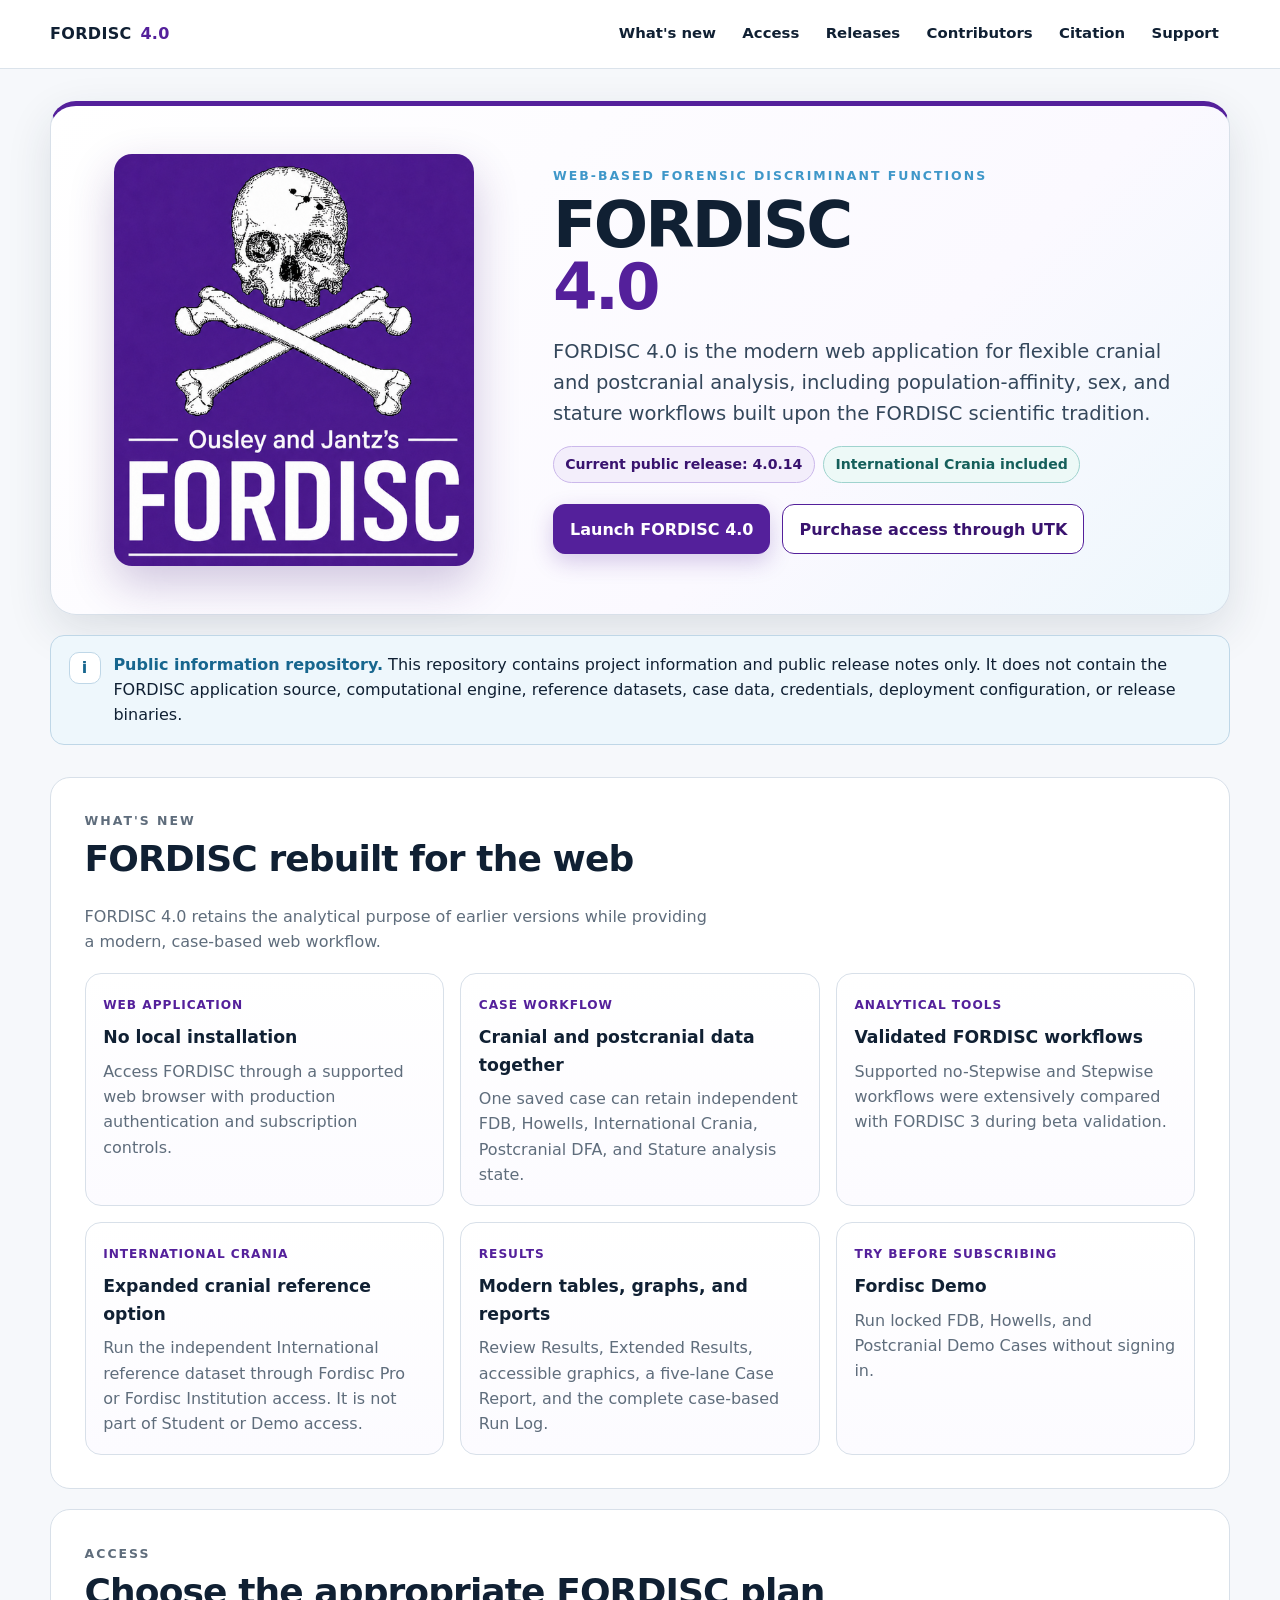
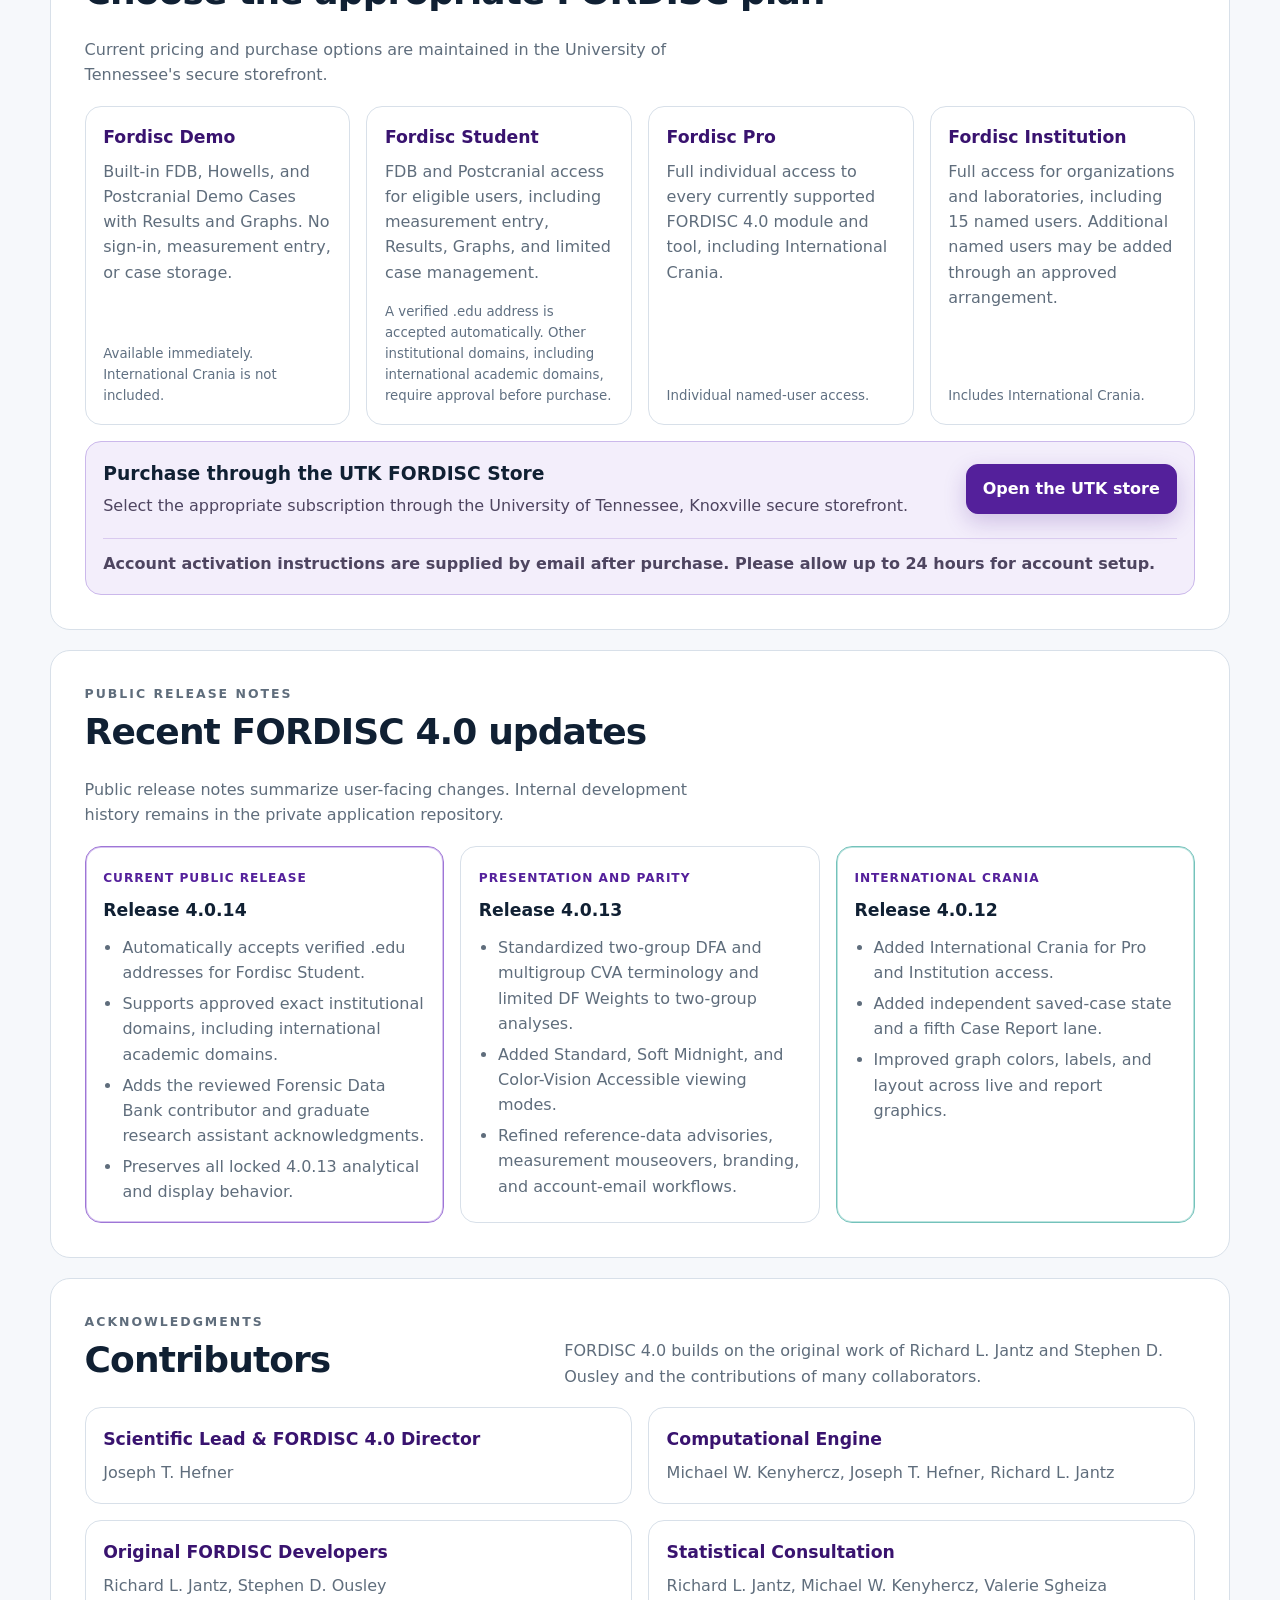
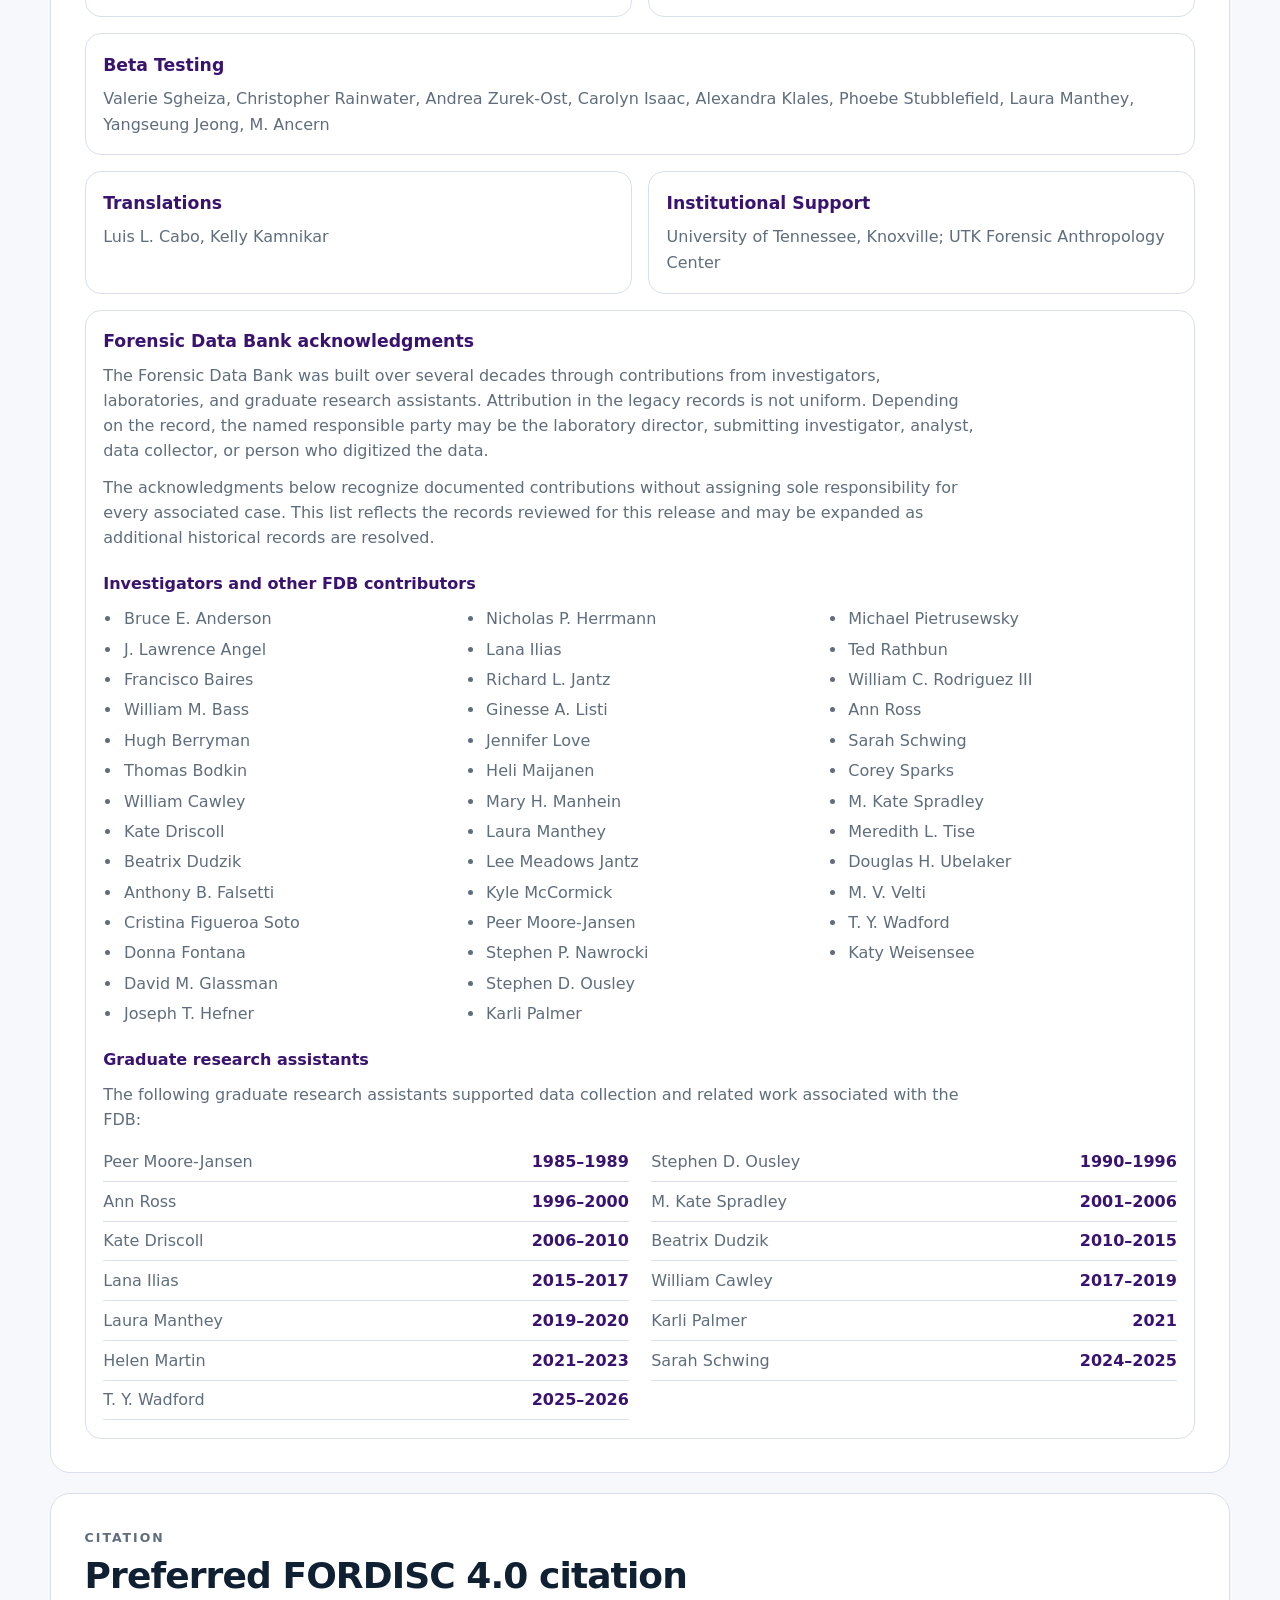
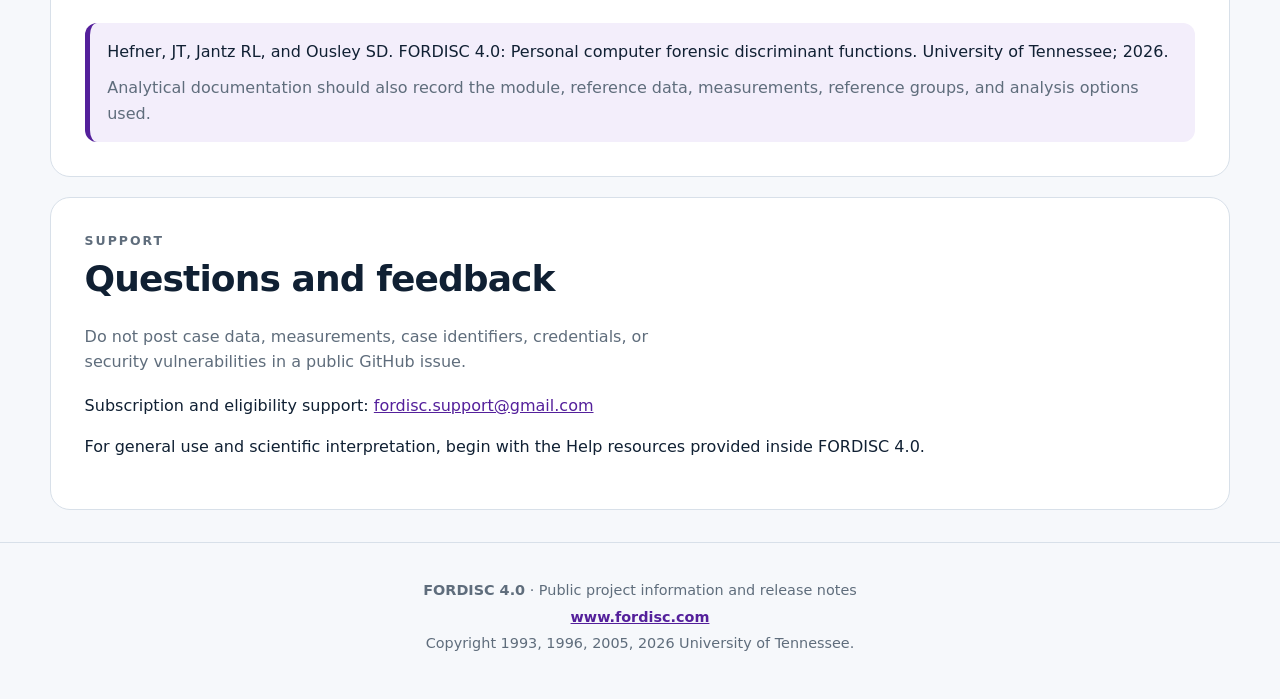
<file: index.html>
<!doctype html>
<html lang="en">
<head>
  <meta charset="utf-8" />
  <meta name="viewport" content="width=device-width, initial-scale=1" />
  <title>FORDISC 4.0 | Project information and release notes</title>
  <meta name="description" content="Public project information, access details, release notes, citation guidance, and contributor acknowledgments for FORDISC 4.0." />
  <meta property="og:title" content="FORDISC 4.0" />
  <meta property="og:description" content="Public project information, access details, release notes, and citation guidance for FORDISC 4.0." />
  <meta property="og:type" content="website" />
  <meta name="theme-color" content="#54209b" />
  <link rel="icon" href="assets/favicon.ico" />
  <link rel="stylesheet" href="assets/styles.css" />
</head>
<body>
  <a class="skip-link" href="#main">Skip to main content</a>
  <header class="site-header">
    <div class="header-inner">
      <a class="brand" href="#top" aria-label="FORDISC 4.0 home">FORDISC <span>4.0</span></a>
      <nav class="site-nav" aria-label="Primary navigation">
        <a href="#new">What's new</a>
        <a href="#access">Access</a>
        <a href="#releases">Releases</a>
        <a href="#contributors">Contributors</a>
        <a href="#citation">Citation</a>
        <a href="#support">Support</a>
      </nav>
    </div>
  </header>

  <main id="main">
    <section class="hero" id="top">
      <img class="hero-logo" src="assets/fordisc-logo.png" alt="Ousley and Jantz's FORDISC logo" />
      <div>
        <p class="eyebrow">Web-based forensic discriminant functions</p>
        <h1>FORDISC <span>4.0</span></h1>
        <p class="hero-lede">FORDISC 4.0 is the modern web application for flexible cranial and postcranial analysis, including population-affinity, sex, and stature workflows built upon the FORDISC scientific tradition.</p>
        <div class="release-status" aria-label="Release status">
          <div class="release-chip">Current public release: 4.0.14</div>
          <div class="release-chip release-feature">International Crania included</div>
        </div>
        <div class="actions">
          <a class="button primary" href="https://www.fordisc.com" target="_blank" rel="noopener noreferrer">Launch FORDISC 4.0</a>
          <a class="button secondary" href="https://secure.touchnet.com/C21610_ustores/web/store_main.jsp?STOREID=15&amp;SINGLESTORE=true" target="_blank" rel="noopener noreferrer">Purchase access through UTK</a>
        </div>
      </div>
    </section>

    <aside class="public-only" aria-label="Repository scope">
      <div class="lock-icon" aria-hidden="true">i</div>
      <p><strong>Public information repository.</strong> This repository contains project information and public release notes only. It does not contain the FORDISC application source, computational engine, reference datasets, case data, credentials, deployment configuration, or release binaries.</p>
    </aside>

    <section class="section" id="new">
      <div class="section-heading">
        <div>
          <p class="eyebrow">What's new</p>
          <h2>FORDISC rebuilt for the web</h2>
        </div>
        <p>FORDISC 4.0 retains the analytical purpose of earlier versions while providing a modern, case-based web workflow.</p>
      </div>
      <div class="feature-grid">
        <article class="card feature-card"><span class="tag">Web application</span><h3>No local installation</h3><p>Access FORDISC through a supported web browser with production authentication and subscription controls.</p></article>
        <article class="card feature-card"><span class="tag">Case workflow</span><h3>Cranial and postcranial data together</h3><p>One saved case can retain independent FDB, Howells, International Crania, Postcranial DFA, and Stature analysis state.</p></article>
        <article class="card feature-card"><span class="tag">Analytical tools</span><h3>Validated FORDISC workflows</h3><p>Supported no-Stepwise and Stepwise workflows were extensively compared with FORDISC 3 during beta validation.</p></article>
        <article class="card feature-card"><span class="tag">International Crania</span><h3>Expanded cranial reference option</h3><p>Run the independent International reference dataset through Fordisc Pro or Fordisc Institution access. It is not part of Student or Demo access.</p></article>
        <article class="card feature-card"><span class="tag">Results</span><h3>Modern tables, graphs, and reports</h3><p>Review Results, Extended Results, accessible graphics, a five-lane Case Report, and the complete case-based Run Log.</p></article>
        <article class="card feature-card"><span class="tag">Try before subscribing</span><h3>Fordisc Demo</h3><p>Run locked FDB, Howells, and Postcranial Demo Cases without signing in.</p></article>
      </div>
    </section>

    <section class="section" id="access">
      <div class="section-heading">
        <div>
          <p class="eyebrow">Access</p>
          <h2>Choose the appropriate FORDISC plan</h2>
        </div>
        <p>Current pricing and purchase options are maintained in the University of Tennessee's secure storefront.</p>
      </div>
      <div class="plan-grid">
        <article class="card plan-card"><h3>Fordisc Demo</h3><p>Built-in FDB, Howells, and Postcranial Demo Cases with Results and Graphs. No sign-in, measurement entry, or case storage.</p><small>Available immediately. International Crania is not included.</small></article>
        <article class="card plan-card"><h3>Fordisc Student</h3><p>FDB and Postcranial access for eligible users, including measurement entry, Results, Graphs, and limited case management.</p><small>A verified .edu address is accepted automatically. Other institutional domains, including international academic domains, require approval before purchase.</small></article>
        <article class="card plan-card"><h3>Fordisc Pro</h3><p>Full individual access to every currently supported FORDISC 4.0 module and tool, including International Crania.</p><small>Individual named-user access.</small></article>
        <article class="card plan-card"><h3>Fordisc Institution</h3><p>Full access for organizations and laboratories, including 15 named users. Additional named users may be added through an approved arrangement.</p><small>Includes International Crania.</small></article>
      </div>
      <div class="purchase-panel">
        <div>
          <h3>Purchase through the UTK FORDISC Store</h3>
          <p>Select the appropriate subscription through the University of Tennessee, Knoxville secure storefront.</p>
        </div>
        <a class="button primary" href="https://secure.touchnet.com/C21610_ustores/web/store_main.jsp?STOREID=15&amp;SINGLESTORE=true" target="_blank" rel="noopener noreferrer">Open the UTK store</a>
        <p class="activation-note">Account activation instructions are supplied by email after purchase. Please allow up to 24 hours for account setup.</p>
      </div>
    </section>

    <section class="section" id="releases">
      <div class="section-heading">
        <div>
          <p class="eyebrow">Public release notes</p>
          <h2>Recent FORDISC 4.0 updates</h2>
        </div>
        <p>Public release notes summarize user-facing changes. Internal development history remains in the private application repository.</p>
      </div>
      <div class="release-grid">
        <article class="card release-card current"><span class="tag">Current public release</span><h3>Release 4.0.14</h3><ul><li>Automatically accepts verified .edu addresses for Fordisc Student.</li><li>Supports approved exact institutional domains, including international academic domains.</li><li>Adds the reviewed Forensic Data Bank contributor and graduate research assistant acknowledgments.</li><li>Preserves all locked 4.0.13 analytical and display behavior.</li></ul></article>
        <article class="card release-card"><span class="tag">Presentation and parity</span><h3>Release 4.0.13</h3><ul><li>Standardized two-group DFA and multigroup CVA terminology and limited DF Weights to two-group analyses.</li><li>Added Standard, Soft Midnight, and Color-Vision Accessible viewing modes.</li><li>Refined reference-data advisories, measurement mouseovers, branding, and account-email workflows.</li></ul></article>
        <article class="card release-card release-feature-card"><span class="tag">International Crania</span><h3>Release 4.0.12</h3><ul><li>Added International Crania for Pro and Institution access.</li><li>Added independent saved-case state and a fifth Case Report lane.</li><li>Improved graph colors, labels, and layout across live and report graphics.</li></ul></article>
      </div>
    </section>

    <section class="section" id="contributors">
      <div class="section-heading">
        <div>
          <p class="eyebrow">Acknowledgments</p>
          <h2>Contributors</h2>
        </div>
        <p>FORDISC 4.0 builds on the original work of Richard L. Jantz and Stephen D. Ousley and the contributions of many collaborators.</p>
      </div>
      <div class="contributor-grid">
        <article class="card contributor-card"><h3>Scientific Lead &amp; FORDISC 4.0 Director</h3><p>Joseph T. Hefner</p></article>
        <article class="card contributor-card"><h3>Computational Engine</h3><p>Michael W. Kenyhercz, Joseph T. Hefner, Richard L. Jantz</p></article>
        <article class="card contributor-card"><h3>Original FORDISC Developers</h3><p>Richard L. Jantz, Stephen D. Ousley</p></article>
        <article class="card contributor-card"><h3>Statistical Consultation</h3><p>Richard L. Jantz, Michael W. Kenyhercz, Valerie Sgheiza</p></article>
        <article class="card contributor-card wide"><h3>Beta Testing</h3><p>Valerie Sgheiza, Christopher Rainwater, Andrea Zurek-Ost, Carolyn Isaac, Alexandra Klales, Phoebe Stubblefield, Laura Manthey, Yangseung Jeong, M. Ancern</p></article>
        <article class="card contributor-card"><h3>Translations</h3><p>Luis L. Cabo, Kelly Kamnikar</p></article>
        <article class="card contributor-card"><h3>Institutional Support</h3><p>University of Tennessee, Knoxville; UTK Forensic Anthropology Center</p></article>
        <article class="card contributor-card fdb-acknowledgment">
          <h3>Forensic Data Bank acknowledgments</h3>
          <p>The Forensic Data Bank was built over several decades through contributions from investigators, laboratories, and graduate research assistants. Attribution in the legacy records is not uniform. Depending on the record, the named responsible party may be the laboratory director, submitting investigator, analyst, data collector, or person who digitized the data.</p>
          <p>The acknowledgments below recognize documented contributions without assigning sole responsibility for every associated case. This list reflects the records reviewed for this release and may be expanded as additional historical records are resolved.</p>
          <h4>Investigators and other FDB contributors</h4>
          <ul class="fdb-contributor-roster">
            <li>Bruce E. Anderson</li>
            <li>J. Lawrence Angel</li>
            <li>Francisco Baires</li>
            <li>William M. Bass</li>
            <li>Hugh Berryman</li>
            <li>Thomas Bodkin</li>
            <li>William Cawley</li>
            <li>Kate Driscoll</li>
            <li>Beatrix Dudzik</li>
            <li>Anthony B. Falsetti</li>
            <li>Cristina Figueroa Soto</li>
            <li>Donna Fontana</li>
            <li>David M. Glassman</li>
            <li>Joseph T. Hefner</li>
            <li>Nicholas P. Herrmann</li>
            <li>Lana Ilias</li>
            <li>Richard L. Jantz</li>
            <li>Ginesse A. Listi</li>
            <li>Jennifer Love</li>
            <li>Heli Maijanen</li>
            <li>Mary H. Manhein</li>
            <li>Laura Manthey</li>
            <li>Lee Meadows Jantz</li>
            <li>Kyle McCormick</li>
            <li>Peer Moore-Jansen</li>
            <li>Stephen P. Nawrocki</li>
            <li>Stephen D. Ousley</li>
            <li>Karli Palmer</li>
            <li>Michael Pietrusewsky</li>
            <li>Ted Rathbun</li>
            <li>William C. Rodriguez III</li>
            <li>Ann Ross</li>
            <li>Sarah Schwing</li>
            <li>Corey Sparks</li>
            <li>M. Kate Spradley</li>
            <li>Meredith L. Tise</li>
            <li>Douglas H. Ubelaker</li>
            <li>M. V. Velti</li>
            <li>T. Y. Wadford</li>
            <li>Katy Weisensee</li>
          </ul>
          <h4>Graduate research assistants</h4>
          <p>The following graduate research assistants supported data collection and related work associated with the FDB:</p>
          <ul class="fdb-ra-roster">
            <li><span>Peer Moore-Jansen</span><span>1985–1989</span></li>
            <li><span>Stephen D. Ousley</span><span>1990–1996</span></li>
            <li><span>Ann Ross</span><span>1996–2000</span></li>
            <li><span>M. Kate Spradley</span><span>2001–2006</span></li>
            <li><span>Kate Driscoll</span><span>2006–2010</span></li>
            <li><span>Beatrix Dudzik</span><span>2010–2015</span></li>
            <li><span>Lana Ilias</span><span>2015–2017</span></li>
            <li><span>William Cawley</span><span>2017–2019</span></li>
            <li><span>Laura Manthey</span><span>2019–2020</span></li>
            <li><span>Karli Palmer</span><span>2021</span></li>
            <li><span>Helen Martin</span><span>2021–2023</span></li>
            <li><span>Sarah Schwing</span><span>2024–2025</span></li>
            <li><span>T. Y. Wadford</span><span>2025–2026</span></li>
          </ul>
        </article>
      </div>
    </section>

    <section class="section" id="citation">
      <div class="section-heading">
        <div>
          <p class="eyebrow">Citation</p>
          <h2>Preferred FORDISC 4.0 citation</h2>
        </div>
      </div>
      <div class="callout">
        <p>Hefner, JT, Jantz RL, and Ousley SD. FORDISC 4.0: Personal computer forensic discriminant functions. University of Tennessee; 2026.</p>
        <p class="citation-guidance">Analytical documentation should also record the module, reference data, measurements, reference groups, and analysis options used.</p>
      </div>
    </section>

    <section class="section" id="support">
      <div class="section-heading">
        <div>
          <p class="eyebrow">Support</p>
          <h2>Questions and feedback</h2>
        </div>
        <p>Do not post case data, measurements, case identifiers, credentials, or security vulnerabilities in a public GitHub issue.</p>
      </div>
      <p>Subscription and eligibility support: <a href="mailto:fordisc.support@gmail.com">fordisc.support@gmail.com</a></p>
      <p>For general use and scientific interpretation, begin with the Help resources provided inside FORDISC 4.0.</p>
    </section>
  </main>

  <footer class="site-footer">
    <p><strong>FORDISC 4.0</strong> · Public project information and release notes</p>
    <p><a href="https://www.fordisc.com">www.fordisc.com</a></p>
    <p>Copyright 1993, 1996, 2005, 2026 University of Tennessee.</p>
  </footer>
</body>
</html>
</file>
<file: assets/styles.css>
:root {
  --ink: #102033;
  --muted: #5f6d7c;
  --purple: #54209b;
  --purple-dark: #39136f;
  --purple-soft: #f3eefb;
  --blue-soft: #eef7fc;
  --line: #d8e0e9;
  --paper: #ffffff;
  --canvas: #f6f8fb;
  --shadow: 0 16px 45px rgba(31, 46, 68, 0.12);
  --radius: 20px;
}

* { box-sizing: border-box; }
html { scroll-behavior: smooth; }
body {
  margin: 0;
  background: var(--canvas);
  color: var(--ink);
  font-family: Inter, ui-sans-serif, system-ui, -apple-system, BlinkMacSystemFont, "Segoe UI", sans-serif;
  line-height: 1.58;
}

a { color: var(--purple); }
a:hover { color: var(--purple-dark); }

.skip-link {
  position: absolute;
  left: -9999px;
  top: auto;
}
.skip-link:focus {
  left: 1rem;
  top: 1rem;
  z-index: 100;
  padding: .75rem 1rem;
  background: #fff;
  border: 2px solid var(--purple);
  border-radius: 10px;
}

.site-header {
  position: sticky;
  top: 0;
  z-index: 20;
  border-bottom: 1px solid rgba(216, 224, 233, .9);
  background: rgba(255, 255, 255, .94);
  backdrop-filter: blur(12px);
}
.header-inner {
  width: min(1180px, calc(100% - 2rem));
  margin: 0 auto;
  min-height: 68px;
  display: flex;
  align-items: center;
  justify-content: space-between;
  gap: 1rem;
}
.brand {
  display: inline-flex;
  align-items: baseline;
  gap: .55rem;
  text-decoration: none;
  color: var(--ink);
  font-weight: 850;
  letter-spacing: .02em;
}
.brand span { color: var(--purple); }
.site-nav { display: flex; flex-wrap: wrap; gap: .25rem; justify-content: flex-end; }
.site-nav a {
  text-decoration: none;
  color: var(--ink);
  font-size: .93rem;
  font-weight: 700;
  padding: .55rem .7rem;
  border-radius: 10px;
}
.site-nav a:hover, .site-nav a:focus-visible { background: var(--purple-soft); color: var(--purple-dark); }

main { width: min(1180px, calc(100% - 2rem)); margin: 0 auto; }
.hero {
  margin: 2rem 0 1.25rem;
  display: grid;
  grid-template-columns: minmax(250px, 390px) minmax(0, 1fr);
  gap: clamp(1.5rem, 5vw, 4.5rem);
  align-items: center;
  padding: clamp(1.5rem, 4vw, 3rem);
  background: linear-gradient(135deg, #ffffff 0%, #fbf9ff 66%, #edf7fc 100%);
  border: 1px solid var(--line);
  border-top: 5px solid var(--purple);
  border-radius: 26px;
  box-shadow: var(--shadow);
}
.hero-logo {
  width: min(100%, 360px);
  justify-self: center;
  border-radius: 18px;
  box-shadow: 0 18px 45px rgba(67, 29, 120, .24);
}
.eyebrow {
  margin: 0 0 .5rem;
  color: #3f97c9;
  font-size: .78rem;
  font-weight: 900;
  letter-spacing: .16em;
  text-transform: uppercase;
}
.hero h1 {
  margin: 0;
  font-size: clamp(2.2rem, 5vw, 4.65rem);
  line-height: .98;
  letter-spacing: -.045em;
}
.hero h1 span { display: block; color: var(--purple); }
.hero-lede {
  margin: 1.15rem 0 0;
  font-size: clamp(1rem, 2vw, 1.22rem);
  color: #34475b;
  max-width: 68ch;
}
.release-chip {
  display: inline-flex;
  align-items: center;
  gap: .5rem;
  margin-top: 1rem;
  padding: .4rem .7rem;
  border: 1px solid #cbb8eb;
  border-radius: 999px;
  background: var(--purple-soft);
  color: var(--purple-dark);
  font-size: .88rem;
  font-weight: 800;
}
.release-status { display: flex; flex-wrap: wrap; gap: .55rem; margin-top: 1rem; }
.release-status .release-chip { margin-top: 0; }
.release-chip.release-feature { border-color: #9fd3ce; background: #edf9f7; color: #155f5b; }
.actions { display: flex; flex-wrap: wrap; gap: .75rem; margin-top: 1.35rem; }
.button {
  display: inline-flex;
  align-items: center;
  justify-content: center;
  min-height: 46px;
  padding: .7rem 1rem;
  border-radius: 12px;
  text-decoration: none;
  font-weight: 850;
  border: 1px solid var(--purple);
}
.button.primary { background: var(--purple); color: #fff; box-shadow: 0 8px 22px rgba(84, 32, 155, .22); }
.button.primary:hover { background: var(--purple-dark); color: #fff; }
.button.secondary { background: #fff; color: var(--purple-dark); }
.button.secondary:hover { background: var(--purple-soft); }

.public-only {
  margin: 1.25rem 0 2rem;
  display: grid;
  grid-template-columns: auto 1fr;
  gap: .8rem;
  align-items: start;
  padding: 1rem 1.1rem;
  border-radius: 14px;
  border: 1px solid #bfd7e7;
  background: var(--blue-soft);
}
.public-only strong { color: #17668e; }
.public-only p { margin: 0; }
.lock-icon {
  width: 2rem;
  height: 2rem;
  display: grid;
  place-items: center;
  border-radius: 10px;
  background: #fff;
  border: 1px solid #bfd7e7;
  font-weight: 900;
  color: #17668e;
}

.section {
  margin: 1.25rem 0;
  padding: clamp(1.3rem, 3vw, 2.1rem);
  background: var(--paper);
  border: 1px solid var(--line);
  border-radius: var(--radius);
}
.section-heading {
  display: flex;
  flex-wrap: wrap;
  justify-content: space-between;
  align-items: end;
  gap: 1rem;
  margin-bottom: 1.15rem;
}
.section h2 { margin: 0; font-size: clamp(1.55rem, 3vw, 2.25rem); letter-spacing: -.025em; }
.section-heading p { margin: 0; color: var(--muted); max-width: 62ch; }

.feature-grid, .plan-grid, .release-grid, .contributor-grid {
  display: grid;
  gap: 1rem;
}
.feature-grid { grid-template-columns: repeat(3, minmax(0, 1fr)); }
.plan-grid { grid-template-columns: repeat(4, minmax(0, 1fr)); }
.release-grid { grid-template-columns: repeat(3, minmax(0, 1fr)); }
.contributor-grid { grid-template-columns: repeat(2, minmax(0, 1fr)); }
.card {
  padding: 1.1rem;
  border: 1px solid var(--line);
  border-radius: 16px;
  background: #fff;
}
.card h3 { margin: 0 0 .45rem; font-size: 1.08rem; }
.card p { margin: 0; color: var(--muted); }
.card .tag {
  display: inline-block;
  margin-bottom: .55rem;
  color: var(--purple);
  font-size: .76rem;
  font-weight: 900;
  letter-spacing: .08em;
  text-transform: uppercase;
}
.feature-card { background: linear-gradient(180deg, #fff 0%, #fcfbff 100%); }
.plan-card { display: flex; flex-direction: column; min-height: 205px; }
.plan-card h3 { color: var(--purple-dark); }
.plan-card p { flex: 1; }
.plan-card small { display: block; margin-top: 1rem; color: #607082; }
.release-card.current { border-color: #9e76d6; box-shadow: inset 0 0 0 1px #d6c2f0; }
.release-card.release-feature-card { border-color: #74c2bb; box-shadow: inset 0 0 0 1px #bce4df; }
.release-card ul { margin: .65rem 0 0; padding-left: 1.2rem; color: var(--muted); }
.release-card li + li { margin-top: .35rem; }

.purchase-panel {
  margin-top: 1rem;
  display: grid;
  grid-template-columns: 1fr auto;
  gap: 1rem;
  align-items: center;
  padding: 1.1rem;
  border-radius: 16px;
  background: var(--purple-soft);
  border: 1px solid #cbb8eb;
}
.purchase-panel h3 { margin: 0; }
.purchase-panel p { margin: .25rem 0 0; color: #4e4560; }
.activation-note {
  grid-column: 1 / -1;
  margin: 0;
  padding-top: .75rem;
  border-top: 1px solid #d9caef;
  font-weight: 700;
}

.contributor-card.wide { grid-column: 1 / -1; }
.contributor-card h3 { color: var(--purple-dark); }
.fdb-acknowledgment { grid-column: 1 / -1; }
.fdb-acknowledgment > p { max-width: 86ch; }
.fdb-acknowledgment > p + p { margin-top: .7rem; }
.fdb-acknowledgment h4 {
  margin: 1.25rem 0 .65rem;
  color: var(--purple-dark);
  font-size: 1rem;
}
.fdb-contributor-roster {
  columns: 3 14rem;
  column-gap: 2rem;
  margin: 0;
  padding-left: 1.2rem;
  color: var(--muted);
}
.fdb-contributor-roster li {
  break-inside: avoid;
  margin: 0 0 .32rem;
  padding-left: .1rem;
}
.fdb-ra-roster {
  display: grid;
  grid-template-columns: repeat(2, minmax(0, 1fr));
  gap: 0 1.4rem;
  margin: .6rem 0 0;
  padding: 0;
  list-style: none;
}
.fdb-ra-roster li {
  display: flex;
  justify-content: space-between;
  gap: 1rem;
  padding: .42rem 0;
  border-bottom: 1px solid var(--line);
  color: var(--muted);
}
.fdb-ra-roster li span:last-child {
  flex: 0 0 auto;
  color: var(--purple-dark);
  font-variant-numeric: tabular-nums;
  font-weight: 750;
}

.callout {
  padding: 1rem 1.1rem;
  border-left: 5px solid var(--purple);
  border-radius: 12px;
  background: var(--purple-soft);
}
.callout p { margin: 0; }
.callout .citation-guidance { margin-top: .7rem; color: var(--muted); }

.site-footer {
  margin-top: 2rem;
  padding: 2rem 1rem 2.5rem;
  border-top: 1px solid var(--line);
  color: var(--muted);
  text-align: center;
  font-size: .9rem;
}
.site-footer p { margin: .25rem 0; }
.site-footer a { font-weight: 750; }

@media (max-width: 980px) {
  .hero { grid-template-columns: 280px minmax(0, 1fr); }
  .feature-grid, .release-grid { grid-template-columns: repeat(2, minmax(0, 1fr)); }
  .plan-grid { grid-template-columns: repeat(2, minmax(0, 1fr)); }
}

@media (max-width: 720px) {
  .site-header { position: static; }
  .header-inner { align-items: flex-start; padding: .85rem 0; }
  .site-nav { display: none; }
  .hero { grid-template-columns: 1fr; }
  .hero-logo { width: min(72vw, 330px); }
  .feature-grid, .plan-grid, .release-grid, .contributor-grid { grid-template-columns: 1fr; }
  .contributor-card.wide { grid-column: auto; }
  .fdb-acknowledgment { grid-column: auto; }
  .fdb-contributor-roster { columns: 1; }
  .fdb-ra-roster { grid-template-columns: 1fr; }
  .purchase-panel { grid-template-columns: 1fr; }
  .purchase-panel .button { width: 100%; }
  .activation-note { grid-column: auto; }
}

@media (prefers-reduced-motion: reduce) {
  html { scroll-behavior: auto; }
}
</file>
